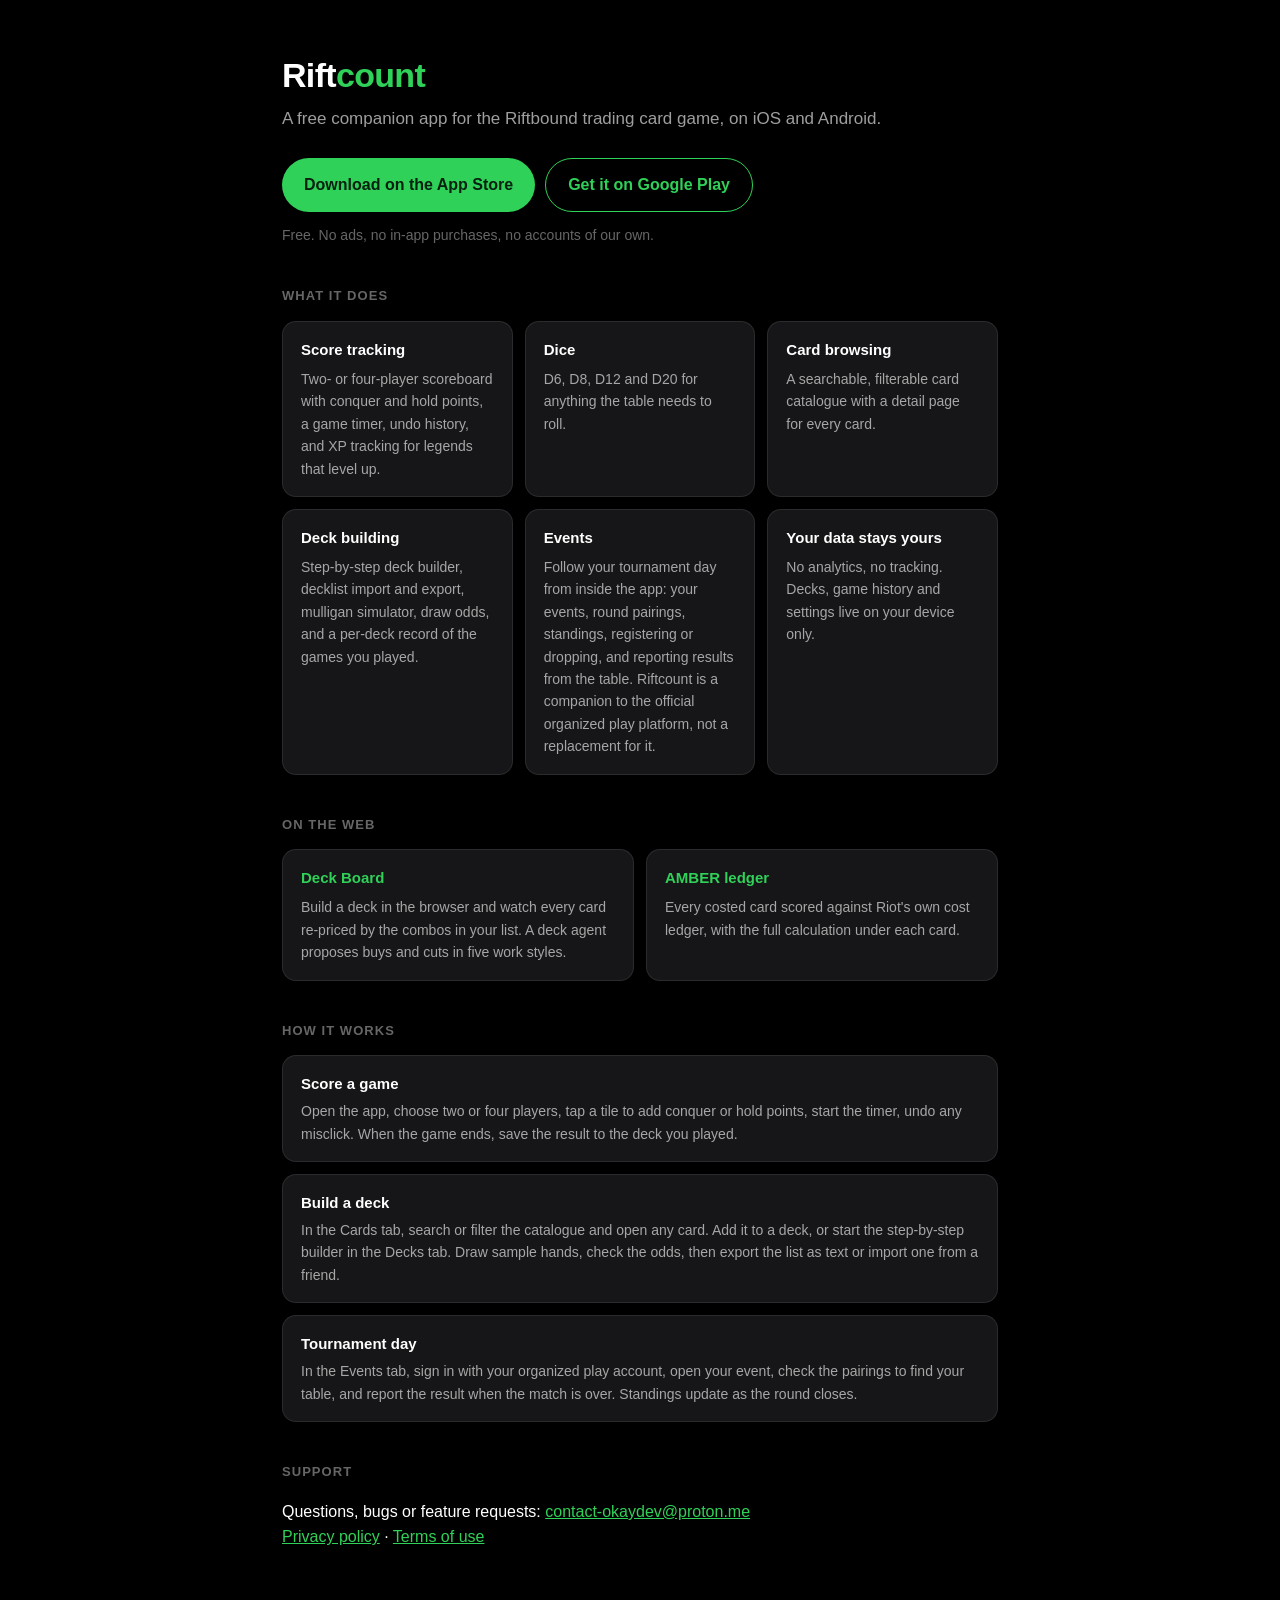
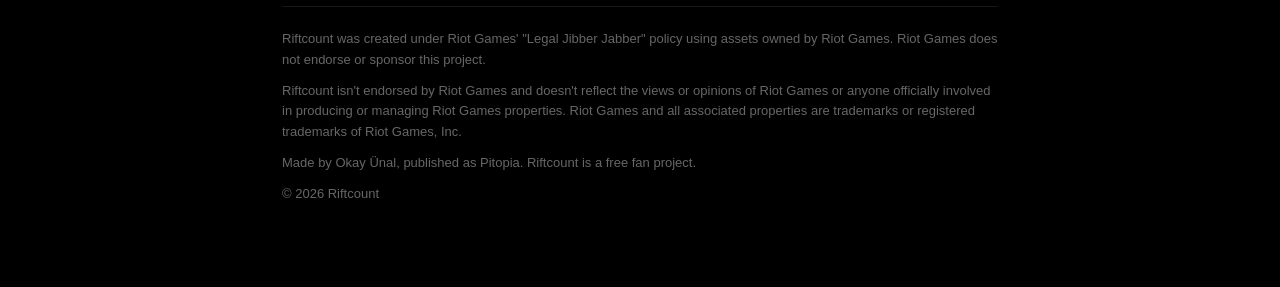
<file: index.html>
<!DOCTYPE html>
<html lang="en">
<head>
<meta charset="utf-8">
<meta name="viewport" content="width=device-width, initial-scale=1">
<title>Riftcount: Score Tracker &amp; Companion for Riftbound</title>
<meta name="description" content="Riftcount is a free companion app for the Riftbound trading card game on iOS and Android: score tracking, dice, card browsing, deck building, and your tournament day with events, pairings, standings and results.">
<link rel="stylesheet" href="style.css">
</head>
<body>
<div class="wrap">

  <header>
    <h1>Rift<span>count</span></h1>
    <p class="tag">A free companion app for the Riftbound trading card game, on iOS and Android.</p>
    <p class="ctas">
      <a class="cta" href="https://apps.apple.com/app/id6755601459">Download on the App&nbsp;Store</a>
      <a class="cta secondary" href="https://play.google.com/store/apps/details?id=pitopia.Riftcount">Get it on Google&nbsp;Play</a>
    </p>
    <p class="note">Free. No ads, no in-app purchases, no accounts of our own.</p>
  </header>

  <h2>What it does</h2>
  <div class="grid">
    <div class="card">
      <h3>Score tracking</h3>
      <p>Two- or four-player scoreboard with conquer and hold points, a game timer, undo history, and XP tracking for legends that level up.</p>
    </div>
    <div class="card">
      <h3>Dice</h3>
      <p>D6, D8, D12 and D20 for anything the table needs to roll.</p>
    </div>
    <div class="card">
      <h3>Card browsing</h3>
      <p>A searchable, filterable card catalogue with a detail page for every card.</p>
    </div>
    <div class="card">
      <h3>Deck building</h3>
      <p>Step-by-step deck builder, decklist import and export, mulligan simulator, draw odds, and a per-deck record of the games you played.</p>
    </div>
    <div class="card">
      <h3>Events</h3>
      <p>Follow your tournament day from inside the app: your events, round pairings, standings, registering or dropping, and reporting results from the table. Riftcount is a companion to the official organized play platform, not a replacement for it.</p>
    </div>
    <div class="card">
      <h3>Your data stays yours</h3>
      <p>No analytics, no tracking. Decks, game history and settings live on your device only.</p>
    </div>
  </div>

  <h2>On the web</h2>
  <div class="grid">
    <a class="card tool" href="deck/">
      <h3>Deck Board</h3>
      <p>Build a deck in the browser and watch every card re-priced by the combos in your list. A deck agent proposes buys and cuts in five work styles.</p>
    </a>
    <a class="card tool" href="amber/">
      <h3>AMBER ledger</h3>
      <p>Every costed card scored against Riot's own cost ledger, with the full calculation under each card.</p>
    </a>
  </div>

  <h2>How it works</h2>
  <ol class="flows">
    <li>
      <strong>Score a game</strong>
      Open the app, choose two or four players, tap a tile to add conquer or hold points, start the timer, undo any misclick. When the game ends, save the result to the deck you played.
    </li>
    <li>
      <strong>Build a deck</strong>
      In the Cards tab, search or filter the catalogue and open any card. Add it to a deck, or start the step-by-step builder in the Decks tab. Draw sample hands, check the odds, then export the list as text or import one from a friend.
    </li>
    <li>
      <strong>Tournament day</strong>
      In the Events tab, sign in with your organized play account, open your event, check the pairings to find your table, and report the result when the match is over. Standings update as the round closes.
    </li>
  </ol>

  <h2>Support</h2>
  <p>
    Questions, bugs or feature requests:
    <a href="mailto:contact-okaydev@proton.me">contact-okaydev@proton.me</a><br>
    <a href="privacy.html">Privacy policy</a> &middot; <a href="terms.html">Terms of use</a>
  </p>

  <footer>
    <p>
      Riftcount was created under Riot Games' "Legal Jibber Jabber" policy using assets owned by Riot Games.
      Riot Games does not endorse or sponsor this project.
    </p>
    <p>
      Riftcount isn't endorsed by Riot Games and doesn't reflect the views or opinions of
      Riot Games or anyone officially involved in producing or managing Riot Games properties.
      Riot Games and all associated properties are trademarks or registered trademarks of
      Riot Games, Inc.
    </p>
    <p>Made by Okay Ünal, published as Pitopia. Riftcount is a free fan project.</p>
    <p>&copy; 2026 Riftcount</p>
  </footer>

</div>
</body>
</html>
</file>
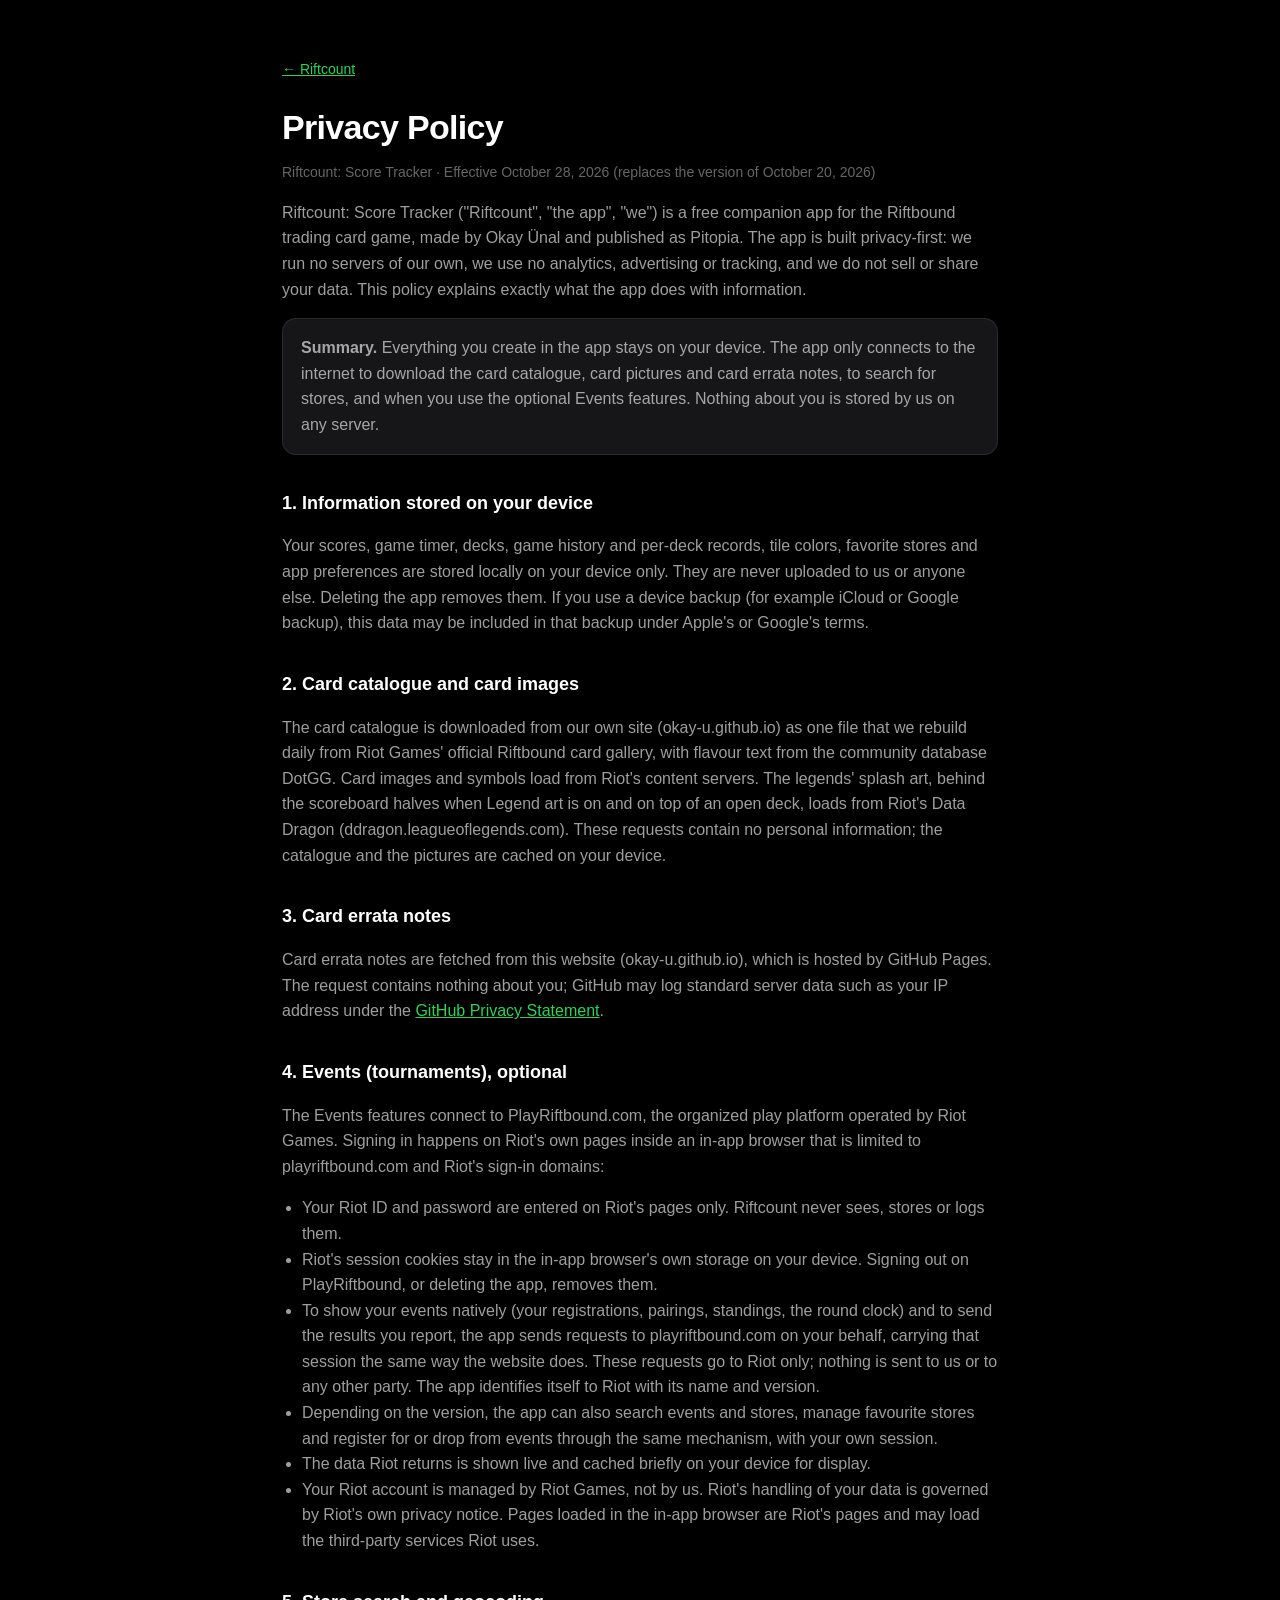
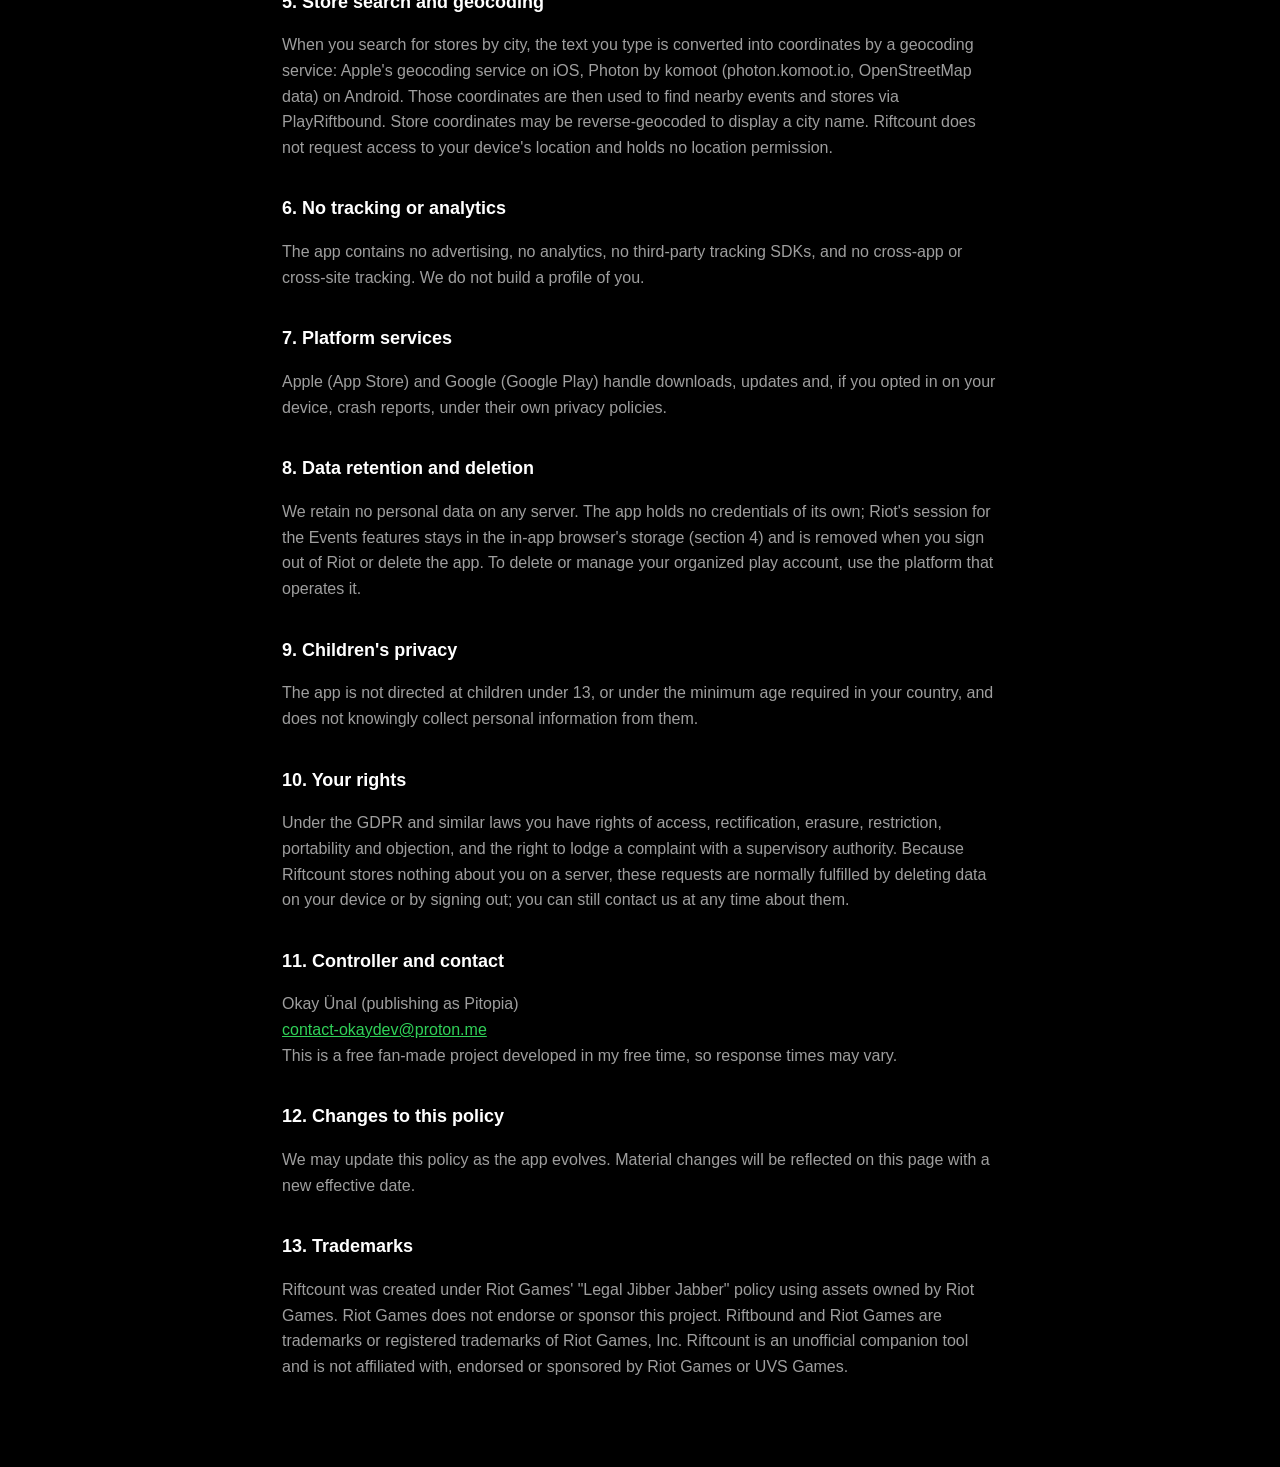
<file: privacy.html>
<!DOCTYPE html>
<html lang="en">
<head>
<meta charset="utf-8">
<meta name="viewport" content="width=device-width, initial-scale=1">
<title>Privacy Policy: Riftcount</title>
<meta name="description" content="Privacy policy for Riftcount: Score Tracker, the free companion app for the Riftbound trading card game.">
<link rel="stylesheet" href="style.css">
</head>
<body>
<div class="wrap legal">

  <a class="back" href="index.html">&larr; Riftcount</a>
  <h1>Privacy Policy</h1>
  <p class="meta">Riftcount: Score Tracker &middot; Effective October 28, 2026 (replaces the version of October 20, 2026)</p>

  <p>
    Riftcount: Score Tracker ("Riftcount", "the app", "we") is a free companion app for the Riftbound trading card game,
    made by Okay Ünal and published as Pitopia. The app is built privacy-first: we run no servers of our own, we use no
    analytics, advertising or tracking, and we do not sell or share your data. This policy explains exactly what the app
    does with information.
  </p>

  <p class="summary">
    <strong>Summary.</strong> Everything you create in the app stays on your device. The app only connects to the internet
    to download the card catalogue, card pictures and card errata notes, to search for stores, and when you use the
    optional Events features. Nothing about you is stored by us on any server.
  </p>

  <h2>1. Information stored on your device</h2>
  <p>
    Your scores, game timer, decks, game history and per-deck records, tile colors, favorite stores and app preferences
    are stored locally on your device only. They are never uploaded to us or anyone else. Deleting the app
    removes them. If you use a device backup (for example iCloud or Google backup), this data may be included in that
    backup under Apple's or Google's terms.
  </p>

  <h2>2. Card catalogue and card images</h2>
  <p>
    The card catalogue is downloaded from our own site (okay-u.github.io) as one file that we rebuild daily from Riot
    Games' official Riftbound card gallery, with flavour text from the community database DotGG. Card images and symbols
    load from Riot's content servers. The legends' splash art, behind the scoreboard halves when Legend art is on and on
    top of an open deck, loads from Riot's Data Dragon (ddragon.leagueoflegends.com). These requests contain no personal
    information; the catalogue and the pictures are cached on your device.
  </p>

  <h2>3. Card errata notes</h2>
  <p>
    Card errata notes are fetched from this website (okay-u.github.io), which is hosted by GitHub Pages. The request
    contains nothing about you; GitHub may log standard server data such as your IP address under the
    <a href="https://docs.github.com/en/site-policy/privacy-policies/github-general-privacy-statement">GitHub Privacy Statement</a>.
  </p>

  <h2>4. Events (tournaments), optional</h2>
  <p>
    The Events features connect to PlayRiftbound.com, the organized play platform operated by Riot Games. Signing in
    happens on Riot's own pages inside an in-app browser that is limited to playriftbound.com and Riot's sign-in domains:
  </p>
  <ul>
    <li>Your Riot ID and password are entered on Riot's pages only. Riftcount never sees, stores or logs them.</li>
    <li>Riot's session cookies stay in the in-app browser's own storage on your device. Signing out on PlayRiftbound,
        or deleting the app, removes them.</li>
    <li>To show your events natively (your registrations, pairings, standings, the round clock) and to send the results
        you report, the app sends requests to playriftbound.com on your behalf, carrying that session the same way the
        website does. These requests go to Riot only; nothing is sent to us or to any other party. The app identifies
        itself to Riot with its name and version.</li>
    <li>Depending on the version, the app can also search events and stores, manage favourite stores and register for or
        drop from events through the same mechanism, with your own session.</li>
    <li>The data Riot returns is shown live and cached briefly on your device for display.</li>
    <li>Your Riot account is managed by Riot Games, not by us. Riot's handling of your data is governed by Riot's own
        privacy notice. Pages loaded in the in-app browser are Riot's pages and may load the third-party services Riot uses.</li>
  </ul>

  <h2>5. Store search and geocoding</h2>
  <p>
    When you search for stores by city, the text you type is converted into coordinates by a geocoding service: Apple's
    geocoding service on iOS, Photon by komoot (photon.komoot.io, OpenStreetMap data) on Android. Those coordinates are
    then used to find nearby events and stores via PlayRiftbound. Store coordinates may be reverse-geocoded to display a
    city name. Riftcount does not request access to your device's location and holds no location permission.
  </p>

  <h2>6. No tracking or analytics</h2>
  <p>
    The app contains no advertising, no analytics, no third-party tracking SDKs, and no cross-app or cross-site tracking.
    We do not build a profile of you.
  </p>

  <h2>7. Platform services</h2>
  <p>
    Apple (App Store) and Google (Google Play) handle downloads, updates and, if you opted in on your device, crash reports,
    under their own privacy policies.
  </p>

  <h2>8. Data retention and deletion</h2>
  <p>
    We retain no personal data on any server. The app holds no credentials of its own; Riot's session for the Events
    features stays in the in-app browser's storage (section 4) and is removed when you sign out of Riot or delete the
    app. To delete or manage your organized play account, use the platform that operates it.
  </p>

  <h2>9. Children's privacy</h2>
  <p>
    The app is not directed at children under 13, or under the minimum age required in your country, and does not
    knowingly collect personal information from them.
  </p>

  <h2>10. Your rights</h2>
  <p>
    Under the GDPR and similar laws you have rights of access, rectification, erasure, restriction, portability and
    objection, and the right to lodge a complaint with a supervisory authority. Because Riftcount stores nothing about you
    on a server, these requests are normally fulfilled by deleting data on your device or by signing out; you can still
    contact us at any time about them.
  </p>

  <h2>11. Controller and contact</h2>
  <p>
    Okay Ünal (publishing as Pitopia)<br>
    <a href="mailto:contact-okaydev@proton.me">contact-okaydev@proton.me</a><br>
    This is a free fan-made project developed in my free time, so response times may vary.
  </p>

  <h2>12. Changes to this policy</h2>
  <p>
    We may update this policy as the app evolves. Material changes will be reflected on this page with a new effective date.
  </p>

  <h2>13. Trademarks</h2>
  <p>
    Riftcount was created under Riot Games' "Legal Jibber Jabber" policy using assets owned by Riot Games. Riot Games does
    not endorse or sponsor this project. Riftbound and Riot Games are trademarks or registered trademarks of Riot Games, Inc.
    Riftcount is an unofficial companion tool and is not affiliated with, endorsed or sponsored by Riot Games or UVS Games.
  </p>

</div>
</body>
</html>
</file>
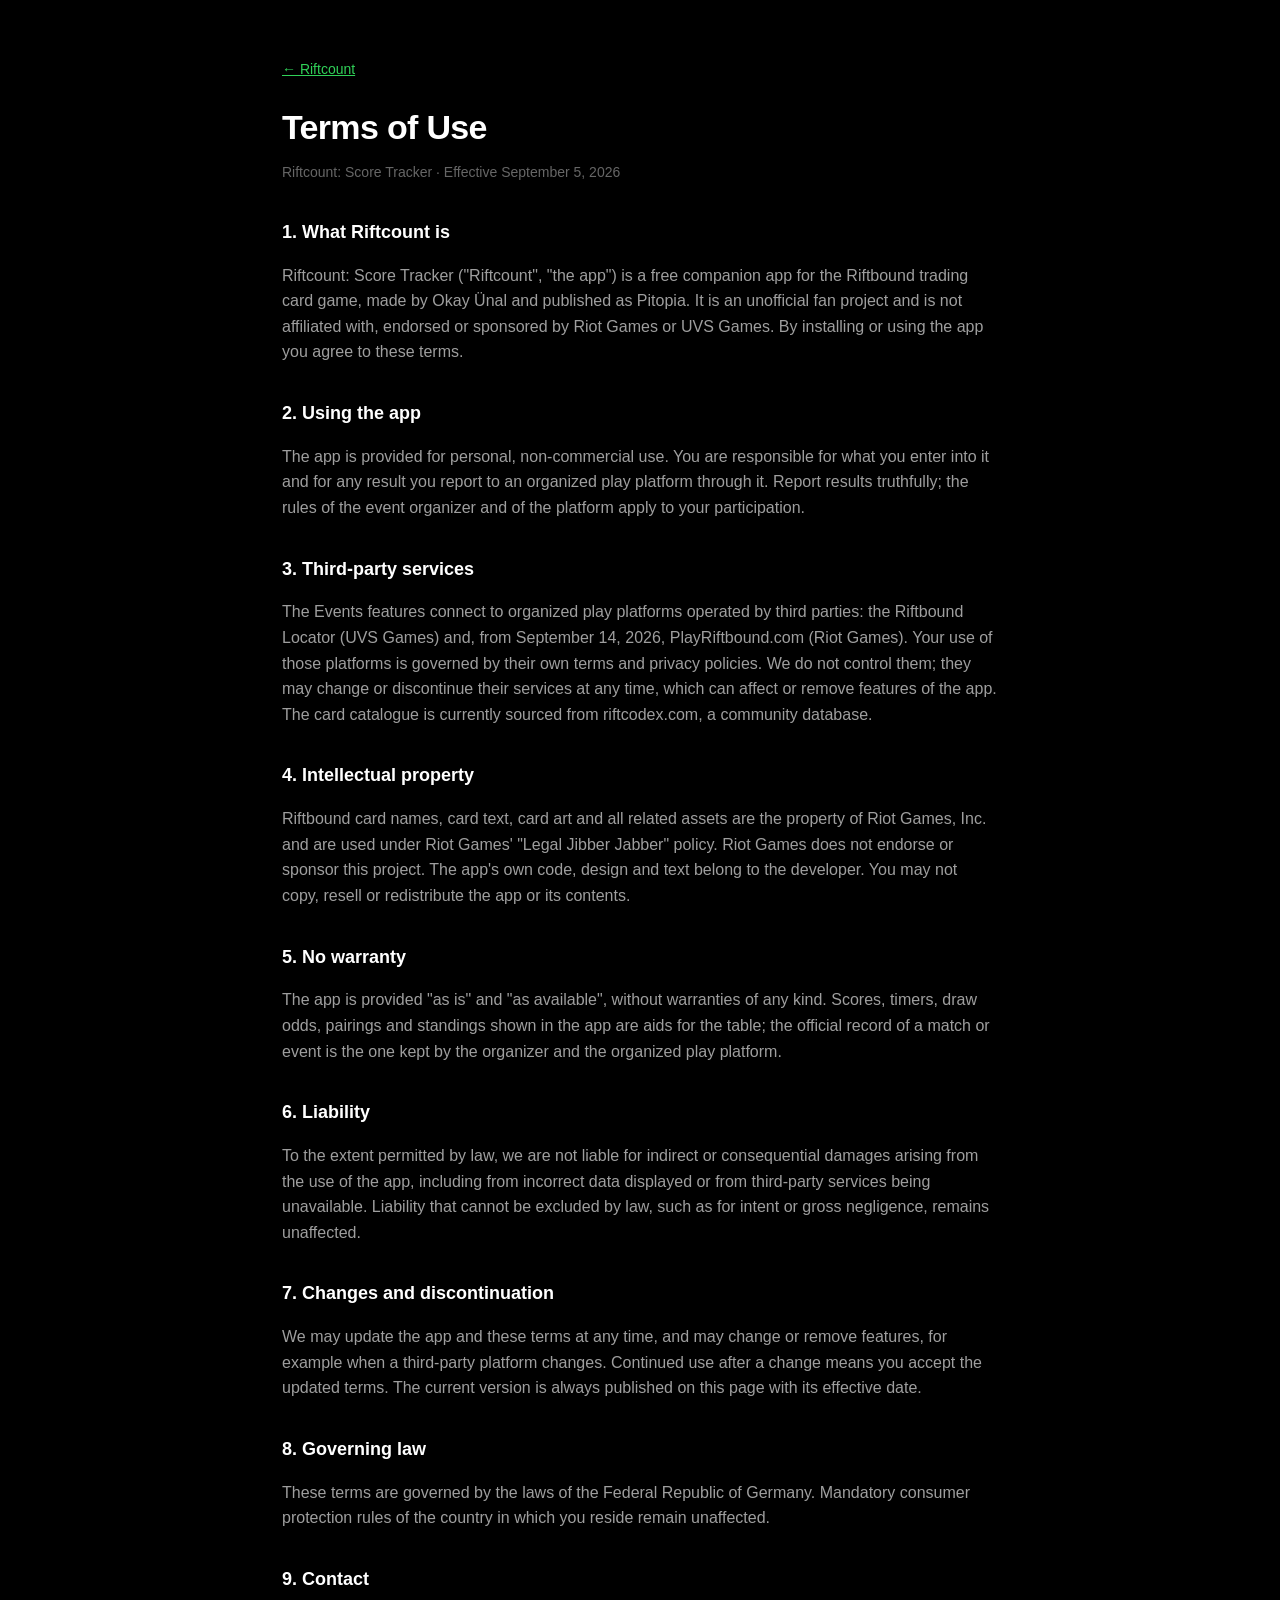
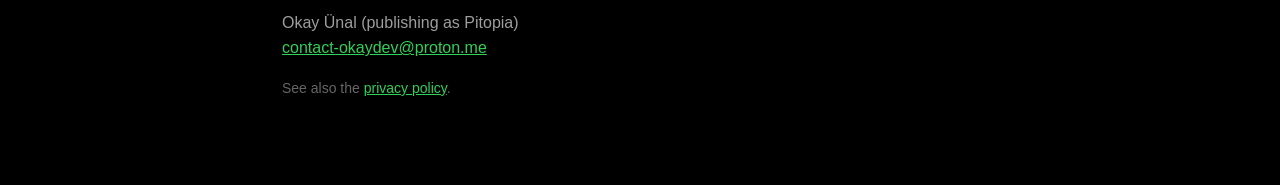
<file: terms.html>
<!DOCTYPE html>
<html lang="en">
<head>
<meta charset="utf-8">
<meta name="viewport" content="width=device-width, initial-scale=1">
<title>Terms of Use: Riftcount</title>
<meta name="description" content="Terms of use for Riftcount: Score Tracker, the free companion app for the Riftbound trading card game.">
<link rel="stylesheet" href="style.css">
</head>
<body>
<div class="wrap legal">

  <a class="back" href="index.html">&larr; Riftcount</a>
  <h1>Terms of Use</h1>
  <p class="meta">Riftcount: Score Tracker &middot; Effective September 5, 2026</p>

  <h2>1. What Riftcount is</h2>
  <p>
    Riftcount: Score Tracker ("Riftcount", "the app") is a free companion app for the Riftbound trading card game, made by
    Okay Ünal and published as Pitopia. It is an unofficial fan project and is not affiliated with, endorsed or sponsored by
    Riot Games or UVS Games. By installing or using the app you agree to these terms.
  </p>

  <h2>2. Using the app</h2>
  <p>
    The app is provided for personal, non-commercial use. You are responsible for what you enter into it and for any
    result you report to an organized play platform through it. Report results truthfully; the rules of the event
    organizer and of the platform apply to your participation.
  </p>

  <h2>3. Third-party services</h2>
  <p>
    The Events features connect to organized play platforms operated by third parties: the Riftbound Locator (UVS Games)
    and, from September 14, 2026, PlayRiftbound.com (Riot Games). Your use of those platforms is governed by their own
    terms and privacy policies. We do not control them; they may change or discontinue their services at any time, which
    can affect or remove features of the app. The card catalogue is currently sourced from riftcodex.com, a community database.
  </p>

  <h2>4. Intellectual property</h2>
  <p>
    Riftbound card names, card text, card art and all related assets are the property of Riot Games, Inc. and are used
    under Riot Games' "Legal Jibber Jabber" policy. Riot Games does not endorse or sponsor this project. The app's own
    code, design and text belong to the developer. You may not copy, resell or redistribute the app or its contents.
  </p>

  <h2>5. No warranty</h2>
  <p>
    The app is provided "as is" and "as available", without warranties of any kind. Scores, timers, draw odds, pairings
    and standings shown in the app are aids for the table; the official record of a match or event is the one kept by the
    organizer and the organized play platform.
  </p>

  <h2>6. Liability</h2>
  <p>
    To the extent permitted by law, we are not liable for indirect or consequential damages arising from the use of the
    app, including from incorrect data displayed or from third-party services being unavailable. Liability that cannot be
    excluded by law, such as for intent or gross negligence, remains unaffected.
  </p>

  <h2>7. Changes and discontinuation</h2>
  <p>
    We may update the app and these terms at any time, and may change or remove features, for example when a third-party
    platform changes. Continued use after a change means you accept the updated terms. The current version is always
    published on this page with its effective date.
  </p>

  <h2>8. Governing law</h2>
  <p>
    These terms are governed by the laws of the Federal Republic of Germany. Mandatory consumer protection rules of the
    country in which you reside remain unaffected.
  </p>

  <h2>9. Contact</h2>
  <p>
    Okay Ünal (publishing as Pitopia)<br>
    <a href="mailto:contact-okaydev@proton.me">contact-okaydev@proton.me</a>
  </p>

  <p class="meta">See also the <a href="privacy.html">privacy policy</a>.</p>

</div>
</body>
</html>
</file>
<file: style.css>
:root {
  --bg: #000;
  --card: #161618;
  --line: rgba(255,255,255,.09);
  --text: #fff;
  --dim: rgba(255,255,255,.62);
  --faint: rgba(255,255,255,.40);
  --green: #30d158;
  --gold: #ffd60a;
}
* { box-sizing: border-box; }
body {
  margin: 0;
  background: var(--bg);
  color: var(--text);
  font: 16px/1.6 -apple-system, BlinkMacSystemFont, "Segoe UI", Roboto, Helvetica, Arial, sans-serif;
  -webkit-font-smoothing: antialiased;
}
.wrap { max-width: 760px; margin: 0 auto; padding: 56px 22px 72px; }
header { margin-bottom: 40px; }
h1 { font-size: 34px; line-height: 1.15; margin: 0 0 10px; letter-spacing: -0.02em; }
h1 span { color: var(--green); }
h1 a { color: inherit; text-decoration: none; }
.tag { color: var(--dim); font-size: 17px; margin: 0 0 26px; }
h2 { font-size: 13px; letter-spacing: .08em; text-transform: uppercase; color: var(--faint); margin: 40px 0 14px; }
.ctas { display: flex; flex-wrap: wrap; gap: 10px; margin: 0; }
.cta { display: inline-flex; align-items: center; gap: 8px; background: var(--green); color: #06210f;
       font-weight: 700; text-decoration: none; padding: 13px 22px; border-radius: 999px; }
.cta.secondary { background: transparent; color: var(--green); border: 1px solid var(--green); }
.cta:hover { filter: brightness(1.08); }
.note { color: var(--faint); font-size: 14px; margin-top: 12px; }
.grid { display: grid; gap: 12px; grid-template-columns: repeat(auto-fit, minmax(220px, 1fr)); }
.card { background: var(--card); border: 1px solid var(--line); border-radius: 14px; padding: 16px 18px; }
.card h3 { margin: 0 0 6px; font-size: 15px; }
.card p { margin: 0; color: var(--dim); font-size: 14px; }
.flows { list-style: none; padding: 0; margin: 0; display: grid; gap: 12px; }
.flows li { background: var(--card); border: 1px solid var(--line); border-radius: 14px; padding: 16px 18px; color: var(--dim); font-size: 14px; }
.flows li strong { display: block; color: var(--text); font-size: 15px; margin-bottom: 4px; }
a { color: var(--green); }
footer { margin-top: 56px; padding-top: 22px; border-top: 1px solid var(--line); color: var(--faint); font-size: 13px; }
footer p { margin: 0 0 10px; }

/* legal pages */
.back { display: inline-block; margin-bottom: 28px; font-size: 14px; }
.legal h2 { font-size: 18px; letter-spacing: 0; text-transform: none; color: var(--text); margin: 34px 0 8px; }
.legal p, .legal li { color: var(--dim); }
.legal .meta { color: var(--faint); font-size: 14px; }
.legal .summary { background: var(--card); border: 1px solid var(--line); border-radius: 14px; padding: 16px 18px; }
.legal ul { padding-left: 20px; }

/* tool links */
.card.tool { display: block; text-decoration: none; color: inherit; }
.card.tool:hover { border-color: rgba(255,255,255,.22); }
.card.tool h3 { color: var(--green); }
</file>
